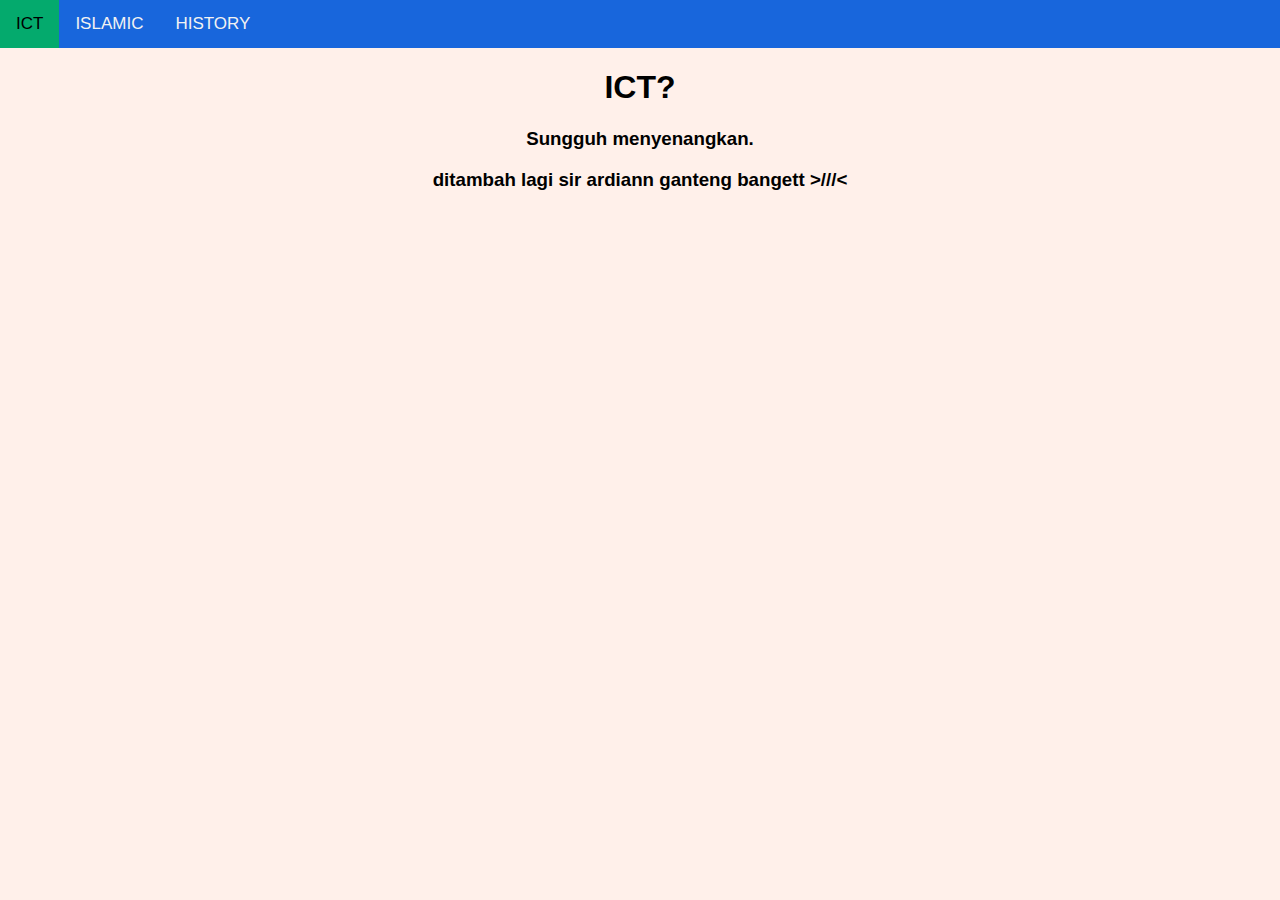
<file: index.html>
<!DOCTYPE html>
<html>
<head>
<meta name="viewport" content="width=device-width, initial-scale=1">
<link rel="stylesheet" href="ICT.css">
</head>
<body bgcolor="#fff0ea">

<div class="topnav">
  <a href="ICT.html">ICT</a>
  <a href="Islamic.html">ISLAMIC</a>
  <a href="History.html">HISTORY</a>
</div>
<center>
<h1>
ICT?</h1>
<h3>Sungguh menyenangkan.</h3> 
<h3>ditambah lagi sir ardiann ganteng bangett >///< </h3>
</p>
</h1>

</body>
</html>
</file>
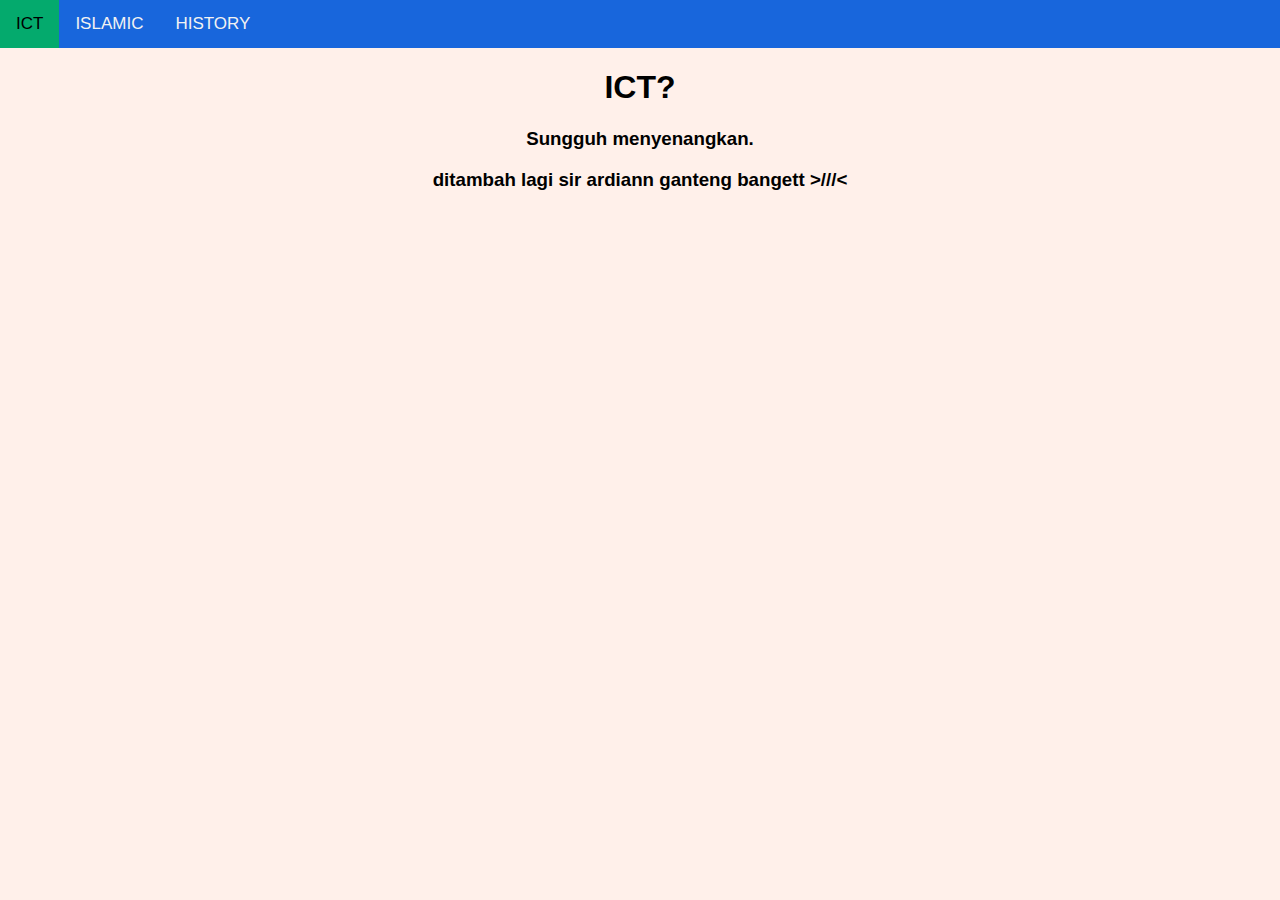
<file: ICT.html>
<!DOCTYPE html>
<html>
<head>
<meta name="viewport" content="width=device-width, initial-scale=1">
<link rel="stylesheet" href="ICT.css">
</head>
<body bgcolor="#fff0ea">

<div class="topnav">
  <a href="ICT.html">ICT</a>
  <a href="Islamic.html">ISLAMIC</a>
  <a href="History.html">HISTORY</a>
</div>
<center>
<h1>
ICT?</h1>
<h3>Sungguh menyenangkan.</h3> 
<h3>ditambah lagi sir ardiann ganteng bangett >///< </h3>
</p>
</h1>

</body>
</html>
</file>
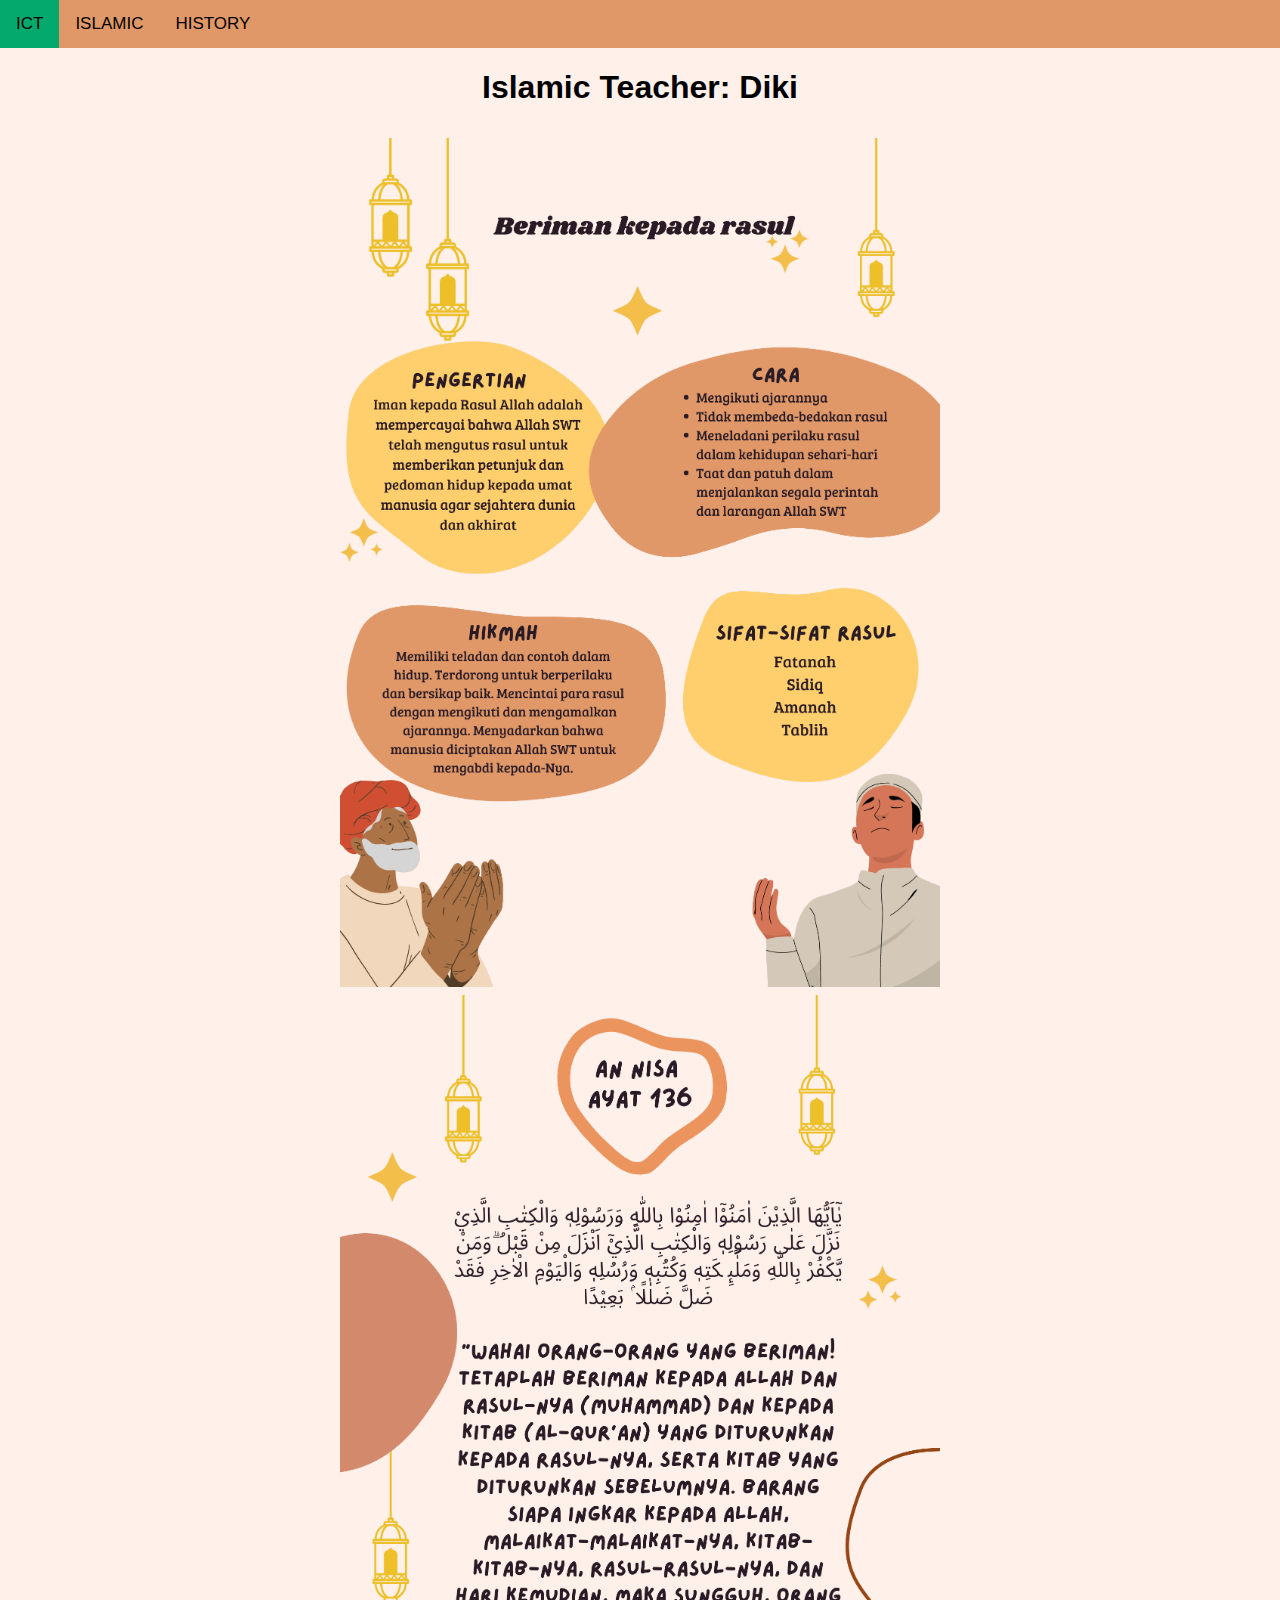
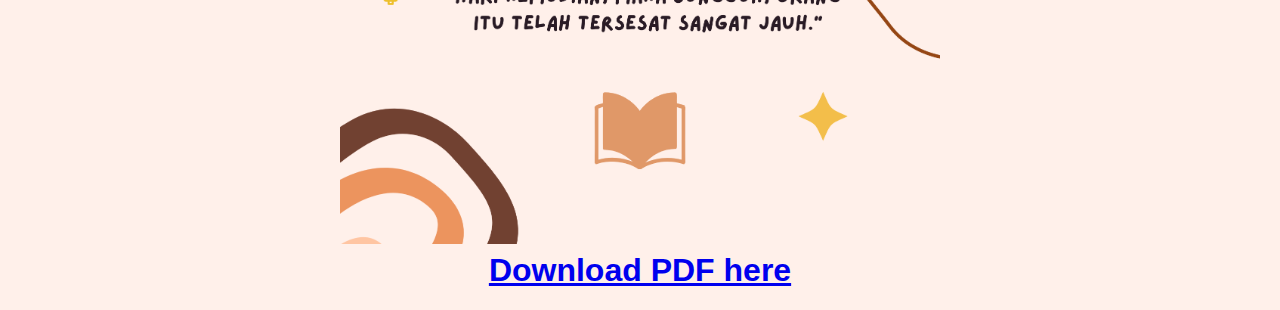
<file: index-2.html>
<!DOCTYPE html>
<html>
<head>
<meta name="viewport" content="width=device-width, initial-scale=1">
<link rel="stylesheet" href="islamic.css"
</head>
<body bgcolor="#fff0ea"> 

<div class="topnav">
  <a href="ICT.html">ICT</a>
  <a href="Islamic.html">ISLAMIC</a>
  <a href="History.html">HISTORY</a>

</div>
<center><p>
<h1>
Islamic Teacher: Diki</p> 
<center><img src="Beriman_kepada_rasul-2.png" width="600px"/h1></center>
<center><img src="islamic.png" width="600px"/h1></center>
<a href="Beriman_kepada_rasul.pdf" >Download PDF here</a>
</file>
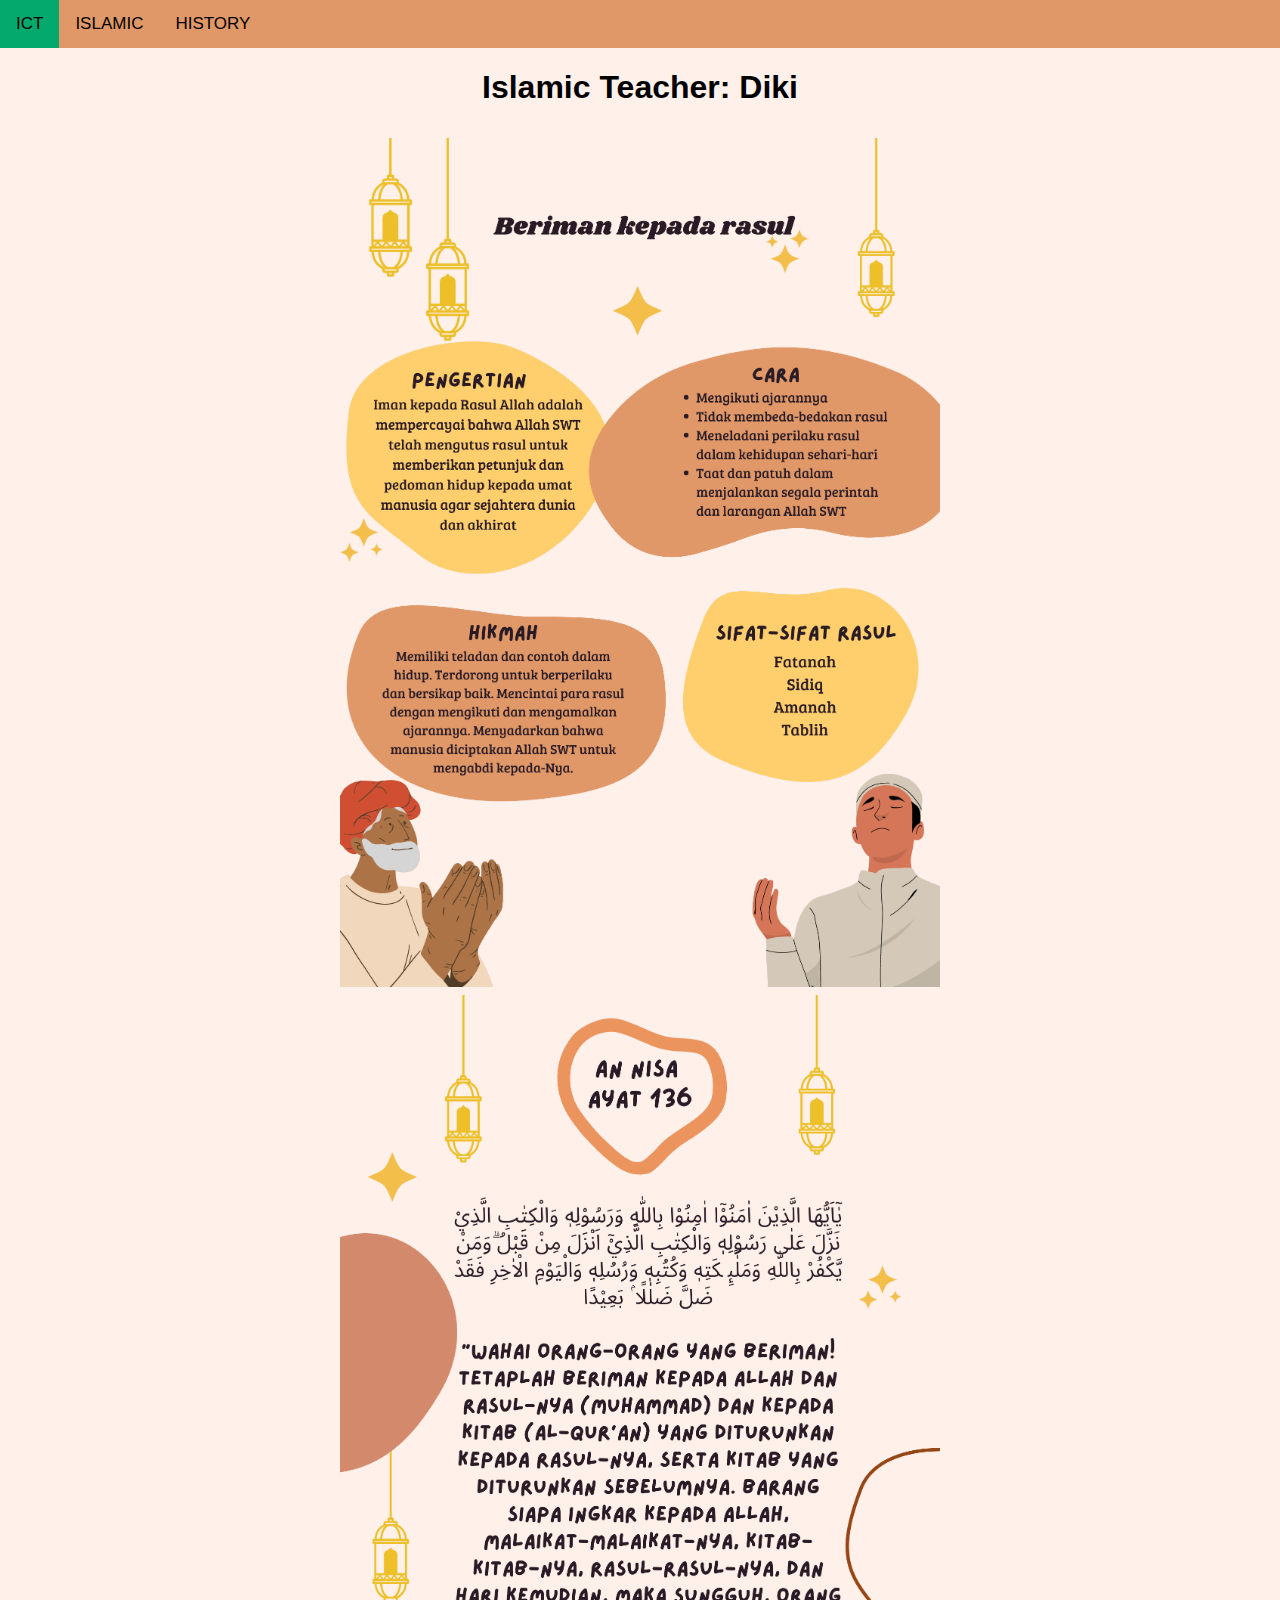
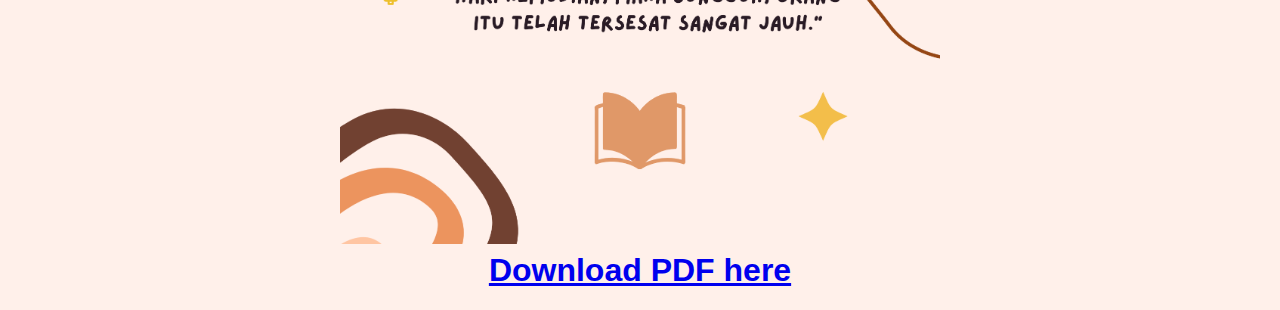
<file: islamic.html>
<!DOCTYPE html>
<html>
<head>
<meta name="viewport" content="width=device-width, initial-scale=1">
<link rel="stylesheet" href="islamic.css"
</head>
<body bgcolor="#fff0ea"> 

<div class="topnav">
  <a href="ICT.html">ICT</a>
  <a href="Islamic.html">ISLAMIC</a>
  <a href="History.html">HISTORY</a>

</div>
<center><p>
<h1>
Islamic Teacher: Diki</p> 
<center><img src="Beriman_kepada_rasul-2.png" width="600px"/h1></center>
<center><img src="islamic.png" width="600px"/h1></center>
<a href="Beriman_kepada_rasul.pdf" >Download PDF here</a>
</file>
<file: ICT.css>
body {
    margin: 0;
    font-family: Arial, Helvetica, sans-serif;}
  
  .topnav {
    overflow: hidden;
    background-color: rgb(24, 102, 220);}
  
  .topnav a {
    float: left;
    color: #f2f2f2;
    text-align: center;
    padding: 14px 16px;
    text-decoration: none;
    font-size: 17px;}
  
  .topnav a:hover {
    background-color: #04AA6D;
    color: black;}
  
  .topnav a.active {
    background-color: #04AA6D;
    color: white;}
</file>
<file: islamic.css>
body {
    margin: 0;
    font-family: Arial, Helvetica, sans-serif;}
  
  .topnav {
    overflow: hidden;
    background-color: rgb(224, 152, 104);}
  
  .topnav a {
    float: left;
    color: #000000;
    text-align: center;
    padding: 14px 16px;
    text-decoration: none;
    font-size: 17px;}
  
  .topnav a:hover {
    background-color: #04AA6D;
    color: black;}
  
  .topnav a.active {
    background-color: #04AA6D;
    color: #ffffff;}
</file>
